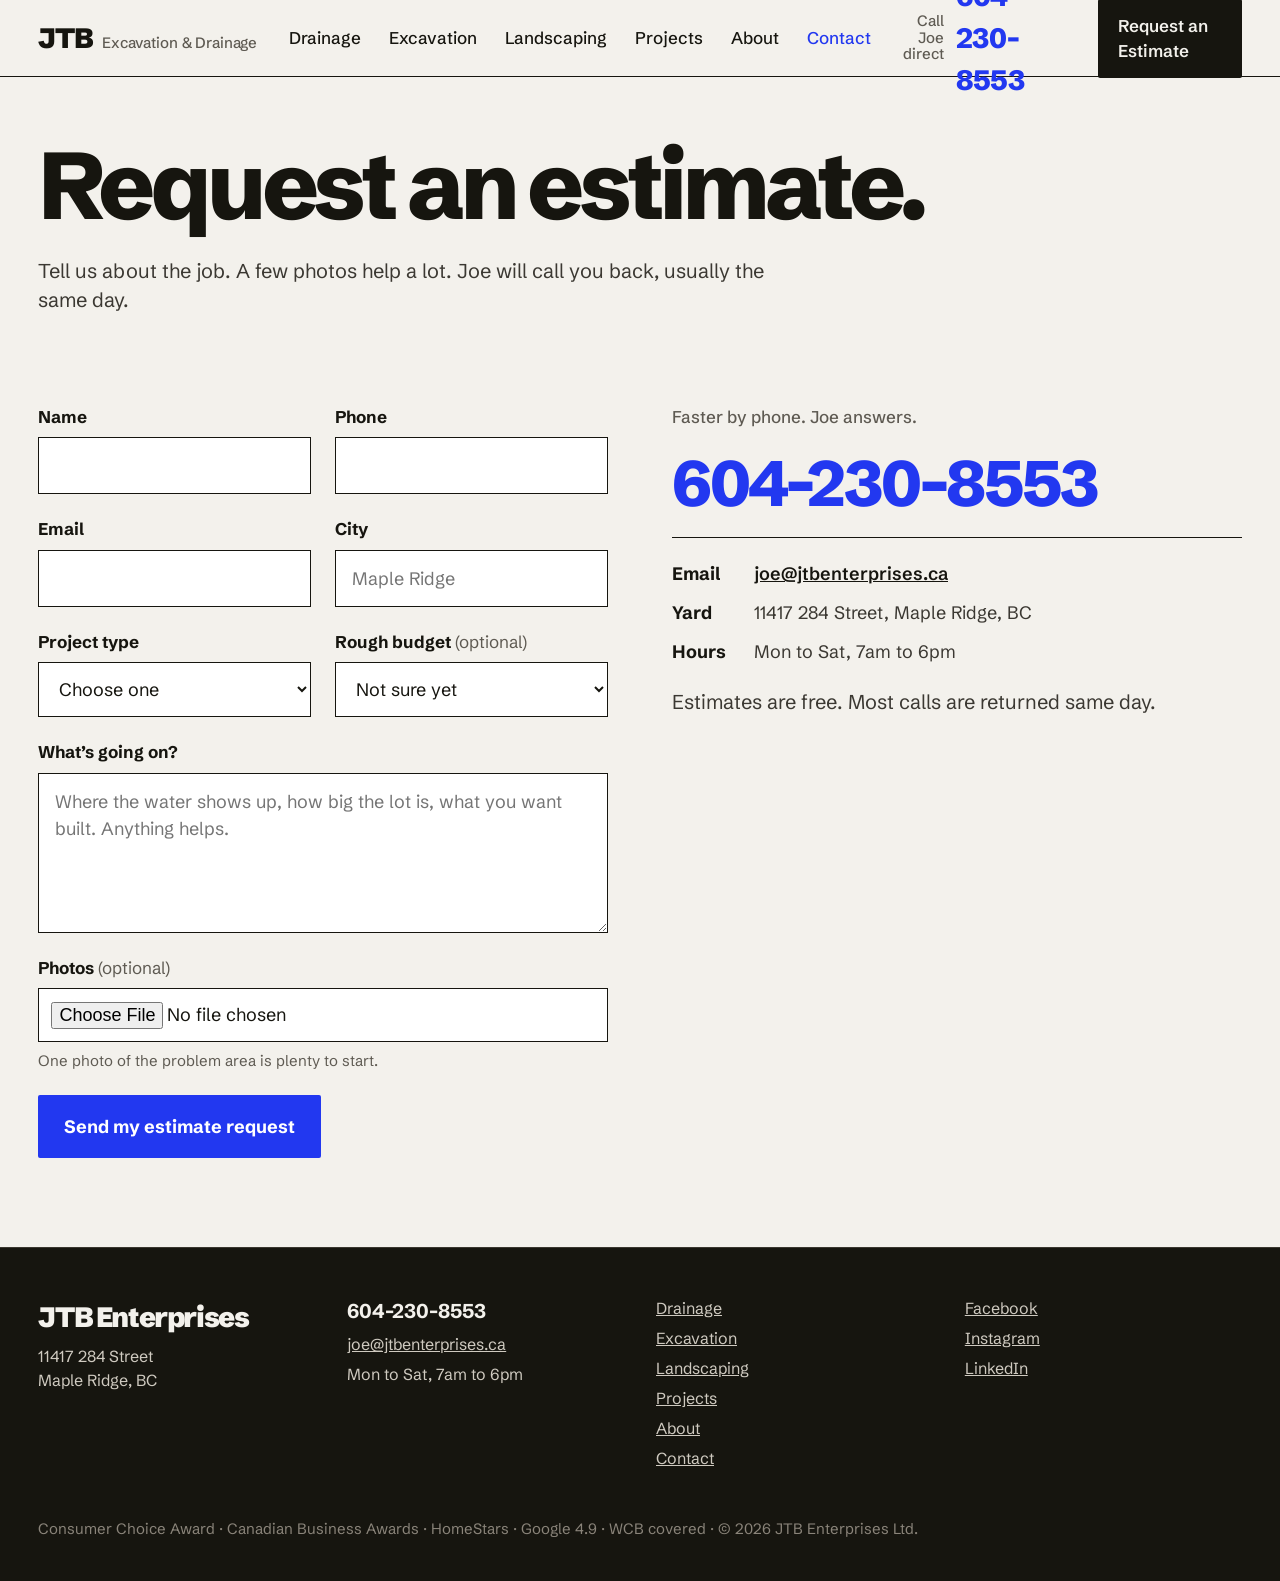
<file: contact.html>
<!DOCTYPE html>
<html lang="en-CA">
<head>
<meta charset="utf-8">
<meta name="viewport" content="width=device-width, initial-scale=1">
<title>Request an Estimate | JTB Enterprises | 604-230-8553</title>
<meta name="description" content="Free estimates for drainage, excavation, clearing, septic and rock walls. Call Joe at 604-230-8553 or send the details here.">
<link rel="icon" href="favicon.svg" type="image/svg+xml">
<link rel="preconnect" href="https://fonts.googleapis.com">
<link rel="preconnect" href="https://fonts.gstatic.com" crossorigin>
<link href="https://fonts.googleapis.com/css2?family=Schibsted+Grotesk:wght@400;500;600;700;800;900&display=swap" rel="stylesheet">
<link rel="stylesheet" href="css/style.css">
<script src="js/main.js" defer></script>
</head>
<body>
<a class="skip-link" href="#main">Skip to content</a>

<!-- ===== HEADER (same on every page) ===== -->
<header class="site-header">
  <div class="wrap header-inner">
    <a class="logo" href="index.html"><span class="logo-mark">JTB</span><span class="logo-sub">Excavation &amp; Drainage</span></a>
    <nav class="main-nav" aria-label="Main">
      <a href="drainage.html">Drainage</a>
      <a href="index.html#excavation">Excavation</a>
      <a href="index.html#landscaping">Landscaping</a>
      <a href="projects.html">Projects</a>
      <a href="about.html">About</a>
      <a href="contact.html" aria-current="page">Contact</a>
    </nav>
    <a class="header-phone" href="tel:+16042308553"><span class="header-phone-label">Call Joe<br>direct</span><span class="header-phone-num">604-230-8553</span></a>
    <a class="btn btn-ink header-cta" href="contact.html">Request an Estimate</a>
    <a class="header-phone-mobile" href="tel:+16042308553">604-230-8553</a>
  </div>
</header>

<main id="main">

<section class="wrap page-hero">
  <h1 class="h1">Request an estimate.</h1>
  <p class="lede">Tell us about the job. A few photos help a lot. Joe will call you back, usually the same day.</p>
</section>

<section class="wrap section">
  <div class="split align-start">

    <!--
      This form is set up for Netlify Forms (the data-netlify attribute).
      If the site is hosted somewhere else, the form needs a different
      service to send the emails. See README.md.
    -->
    <form class="form" name="estimate" method="POST" action="thanks.html" enctype="multipart/form-data" data-netlify="true" netlify-honeypot="company">
      <input type="hidden" name="form-name" value="estimate">
      <p class="hidden-field"><label>Leave this empty: <input name="company"></label></p>

      <div class="field">
        <label for="f-name">Name</label>
        <input id="f-name" name="name" type="text" autocomplete="name" required>
      </div>
      <div class="field">
        <label for="f-phone">Phone</label>
        <input id="f-phone" name="phone" type="tel" autocomplete="tel" required>
      </div>
      <div class="field">
        <label for="f-email">Email</label>
        <input id="f-email" name="email" type="email" autocomplete="email" required>
      </div>
      <div class="field">
        <label for="f-city">City</label>
        <input id="f-city" name="city" type="text" autocomplete="address-level2" placeholder="Maple Ridge">
      </div>

      <div class="field">
        <label for="project-type">Project type</label>
        <select id="project-type" name="project-type" required>
          <option value="">Choose one</option>
          <option data-key="drainage">Drainage / wet basement</option>
          <option data-key="site">Excavation or site prep</option>
          <option data-key="clearing">Land clearing or demolition</option>
          <option data-key="septic">Septic</option>
          <option data-key="walls">Retaining or rock wall</option>
          <option data-key="landscaping">Landscaping</option>
          <option data-key="other">Other</option>
        </select>
      </div>
      <div class="field">
        <label for="f-budget">Rough budget <span class="opt">(optional)</span></label>
        <select id="f-budget" name="budget">
          <option value="">Not sure yet</option>
          <option>Under $5,000</option>
          <option>$5,000 to $15,000</option>
          <option>$15,000 to $30,000</option>
          <option>$30,000 to $60,000</option>
          <option>Over $60,000</option>
        </select>
      </div>

      <div class="field field-full">
        <label for="f-desc">What’s going on?</label>
        <textarea id="f-desc" name="description" placeholder="Where the water shows up, how big the lot is, what you want built. Anything helps." required></textarea>
      </div>

      <div class="field field-full">
        <label for="f-photo">Photos <span class="opt">(optional)</span></label>
        <input id="f-photo" name="photo" type="file" accept="image/*">
        <span class="field-hint">One photo of the problem area is plenty to start.</span>
      </div>

      <div class="field-full">
        <button class="btn btn-blue btn-lg" type="submit">Send my estimate request</button>
      </div>
    </form>

    <aside class="contact-side">
      <p class="intro" style="margin:0">Faster by phone. Joe answers.</p>
      <a class="contact-phone" href="tel:+16042308553">604-230-8553</a>
      <dl class="contact-facts">
        <dt>Email</dt><dd><a class="link-ink" href="mailto:joe@jtbenterprises.ca">joe@jtbenterprises.ca</a></dd>
        <dt>Yard</dt><dd>11417 284 Street, Maple Ridge, BC</dd>
        <dt>Hours</dt><dd>Mon to Sat, 7am to 6pm</dd>
      </dl>
      <p class="lede">Estimates are free. Most calls are returned same day.</p>
    </aside>

  </div>
</section>

</main>

<!-- ===== FOOTER (same on every page) ===== -->
<footer class="site-footer">
  <div class="wrap footer-cols">
    <div><span class="footer-name">JTB Enterprises</span><span>11417 284 Street<br>Maple Ridge, BC</span></div>
    <div><a class="footer-phone" href="tel:+16042308553">604-230-8553</a><a href="mailto:joe@jtbenterprises.ca">joe@jtbenterprises.ca</a><span>Mon to Sat, 7am to 6pm</span></div>
    <div><a href="drainage.html">Drainage</a><a href="index.html#excavation">Excavation</a><a href="index.html#landscaping">Landscaping</a><a href="projects.html">Projects</a><a href="about.html">About</a><a href="contact.html">Contact</a></div>
    <!-- TODO: add the real social media links -->
    <div><a href="#">Facebook</a><a href="#">Instagram</a><a href="#">LinkedIn</a></div>
  </div>
  <div class="wrap footer-legal">Consumer Choice Award · Canadian Business Awards · HomeStars · Google 4.9 · WCB covered · © 2026 JTB Enterprises Ltd.</div>
</footer>

<!-- Mobile only: sticky call / estimate bar -->
<div class="mobile-bar">
  <a class="call" href="tel:+16042308553">Call Joe</a>
  <a class="est" href="contact.html">Request Estimate</a>
</div>

</body>
</html>
</file>
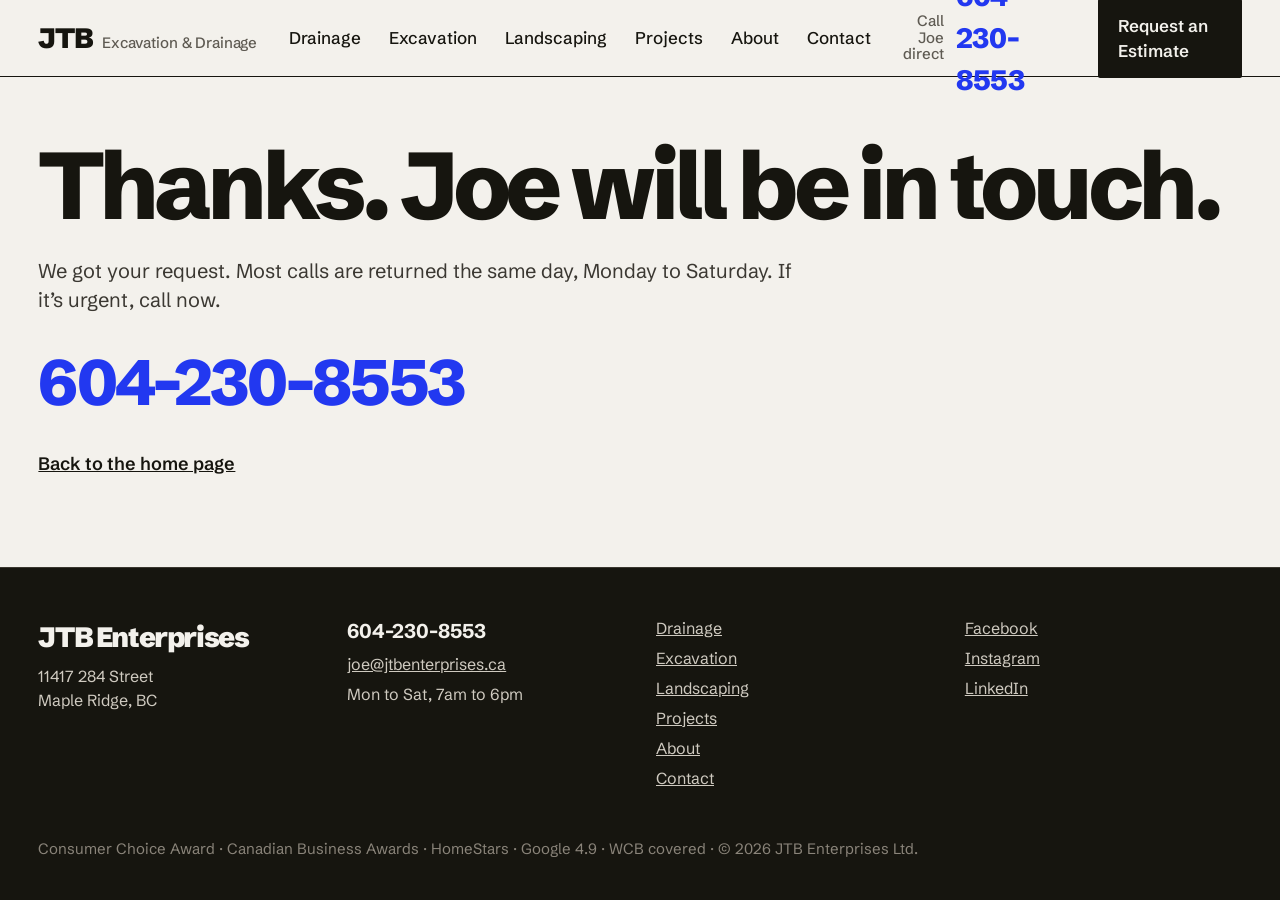
<file: thanks.html>
<!DOCTYPE html>
<html lang="en-CA">
<head>
<meta charset="utf-8">
<meta name="viewport" content="width=device-width, initial-scale=1">
<title>Thanks | JTB Enterprises</title>
<meta name="description" content="Your estimate request was sent.">
<meta name="robots" content="noindex">
<link rel="icon" href="favicon.svg" type="image/svg+xml">
<link rel="preconnect" href="https://fonts.googleapis.com">
<link rel="preconnect" href="https://fonts.gstatic.com" crossorigin>
<link href="https://fonts.googleapis.com/css2?family=Schibsted+Grotesk:wght@400;500;600;700;800;900&display=swap" rel="stylesheet">
<link rel="stylesheet" href="css/style.css">
<script src="js/main.js" defer></script>
</head>
<body>
<a class="skip-link" href="#main">Skip to content</a>

<!-- ===== HEADER (same on every page) ===== -->
<header class="site-header">
  <div class="wrap header-inner">
    <a class="logo" href="index.html"><span class="logo-mark">JTB</span><span class="logo-sub">Excavation &amp; Drainage</span></a>
    <nav class="main-nav" aria-label="Main">
      <a href="drainage.html">Drainage</a>
      <a href="index.html#excavation">Excavation</a>
      <a href="index.html#landscaping">Landscaping</a>
      <a href="projects.html">Projects</a>
      <a href="about.html">About</a>
      <a href="contact.html">Contact</a>
    </nav>
    <a class="header-phone" href="tel:+16042308553"><span class="header-phone-label">Call Joe<br>direct</span><span class="header-phone-num">604-230-8553</span></a>
    <a class="btn btn-ink header-cta" href="contact.html">Request an Estimate</a>
    <a class="header-phone-mobile" href="tel:+16042308553">604-230-8553</a>
  </div>
</header>

<main id="main">

<section class="wrap page-hero section">
  <h1 class="h1">Thanks. Joe will be in touch.</h1>
  <p class="lede">We got your request. Most calls are returned the same day, Monday to Saturday. If it’s urgent, call now.</p>
  <p style="margin-top:36px"><a class="contact-phone" href="tel:+16042308553">604-230-8553</a></p>
  <p style="margin-top:36px"><a class="link-ink" href="index.html">Back to the home page</a></p>
</section>

</main>

<!-- ===== FOOTER (same on every page) ===== -->
<footer class="site-footer">
  <div class="wrap footer-cols">
    <div><span class="footer-name">JTB Enterprises</span><span>11417 284 Street<br>Maple Ridge, BC</span></div>
    <div><a class="footer-phone" href="tel:+16042308553">604-230-8553</a><a href="mailto:joe@jtbenterprises.ca">joe@jtbenterprises.ca</a><span>Mon to Sat, 7am to 6pm</span></div>
    <div><a href="drainage.html">Drainage</a><a href="index.html#excavation">Excavation</a><a href="index.html#landscaping">Landscaping</a><a href="projects.html">Projects</a><a href="about.html">About</a><a href="contact.html">Contact</a></div>
    <!-- TODO: add the real social media links -->
    <div><a href="#">Facebook</a><a href="#">Instagram</a><a href="#">LinkedIn</a></div>
  </div>
  <div class="wrap footer-legal">Consumer Choice Award · Canadian Business Awards · HomeStars · Google 4.9 · WCB covered · © 2026 JTB Enterprises Ltd.</div>
</footer>

<!-- Mobile only: sticky call / estimate bar -->
<div class="mobile-bar">
  <a class="call" href="tel:+16042308553">Call Joe</a>
  <a class="est" href="contact.html">Request Estimate</a>
</div>

</body>
</html>
</file>
<file: css/style.css>
/* =========================================================
   JTB Enterprises — site styles
   Colours, type sizes and spacing come from the design handoff.
   Change a colour once here (in :root) and it updates everywhere.
   ========================================================= */

:root {
  --paper: #F3F1EC;
  --ink: #16150F;
  --blue: #2238F0;
  --blue-light: #8C9BFF;
  --body-2: #3B3832;
  --muted: #5E5A52;
  --muted-2: #8A847A;
  --inactive: #A39D92;
  --rule: #D8D2C6;
  --on-dark: #CFCAC0;
  --on-dark-muted: #A9A397;
  --footer-rule: #3A372F;
  --dark-panel: #2A2823;

  --max: 1520px;
  --side: clamp(16px, 3vw, 40px);
  --section-y: clamp(56px, 7vw, 110px);
  --band-y: clamp(64px, 8vw, 130px);
  --col-gap: clamp(32px, 5vw, 96px);
  --line: 1.5px solid var(--ink);
  --line-light: 1px solid var(--rule);
}

/* ---------- Base ---------- */
*, *::before, *::after { box-sizing: border-box; }
html { scroll-behavior: smooth; }
[id] { scroll-margin-top: 90px; } /* so the sticky header doesn't cover jump-to sections */
body {
  margin: 0;
  font-family: 'Schibsted Grotesk', system-ui, sans-serif;
  font-size: 18px;
  line-height: 1.5;
  color: var(--ink);
  background: var(--paper);
}
img { max-width: 100%; display: block; }
a { color: var(--blue); }
a:hover { color: var(--ink); }
h1, h2, h3 { margin: 0; font-weight: 800; }
p { margin: 0; }
button { font: inherit; }
:focus-visible { outline: 3px solid var(--blue); outline-offset: 2px; }

.wrap { max-width: var(--max); margin: 0 auto; padding-left: var(--side); padding-right: var(--side); }
.section { padding-top: var(--section-y); padding-bottom: var(--section-y); }
.band { padding-top: var(--band-y); padding-bottom: var(--band-y); }
.rule-top { border-top: var(--line); }
.dark { background: var(--ink); color: var(--paper); }
.blue-band { background: var(--blue); color: #fff; }

.skip-link { position: absolute; left: -9999px; top: 0; background: var(--ink); color: var(--paper); padding: 12px 16px; z-index: 100; }
.skip-link:focus { left: 8px; top: 8px; }

/* Two columns that stack on narrow screens */
.split { display: grid; grid-template-columns: repeat(auto-fit, minmax(min(100%, 560px), 1fr)); gap: 40px var(--col-gap); }
.split-520 { display: grid; grid-template-columns: repeat(auto-fit, minmax(min(100%, 520px), 1fr)); gap: 40px var(--col-gap); }
.split-420 { display: grid; grid-template-columns: repeat(auto-fit, minmax(min(100%, 420px), 1fr)); gap: 32px var(--col-gap); }
.align-end { align-items: end; }
.align-start { align-items: start; }

/* ---------- Type ---------- */
.h1 { font-size: clamp(50px, 7.4vw, 128px); line-height: .92; letter-spacing: -.055em; text-wrap: balance; }
.h2 { font-size: clamp(44px, 5.4vw, 88px); line-height: .94; letter-spacing: -.05em; }
.h2-sm { font-size: clamp(38px, 4.4vw, 68px); line-height: .95; letter-spacing: -.05em; }
.h3 { font-weight: 700; font-size: clamp(24px, 2.2vw, 32px); line-height: 1.15; letter-spacing: -.03em; }
.statement { font-weight: 600; font-size: clamp(28px, 3.6vw, 54px); line-height: 1.12; letter-spacing: -.035em; text-wrap: pretty; max-width: 1300px; }
.lede { font-size: 20px; line-height: 1.45; color: var(--body-2); }
.intro { font-size: 17px; font-weight: 500; color: var(--muted); margin-bottom: 20px; }
.blue { color: var(--blue); }
.muted-2 { color: var(--muted-2); }
.body-2 { color: var(--body-2); }

/* Plain text links in a row */
.link-row { display: flex; flex-wrap: wrap; gap: 12px 40px; margin-top: 36px; font-size: 16px; font-weight: 600; }
.link-row a, .link-ink { color: var(--ink); font-weight: 600; }
.link-ink:hover, .link-row a:hover { color: var(--blue); }

/* ---------- Buttons ---------- */
.btn {
  display: inline-block;
  text-decoration: none;
  font-weight: 600;
  font-size: 17px;
  padding: 14px 20px;
  border-radius: 2px;
  border: 0;
  cursor: pointer;
}
.btn-ink { background: var(--ink); color: var(--paper); }
.btn-ink:hover { background: var(--blue); color: #fff; }
.btn-blue { background: var(--blue); color: #fff; }
.btn-blue:hover { background: var(--ink); color: #fff; }
.btn-lg { font-weight: 700; font-size: 18px; padding: 18px 26px; }
.dark .btn-blue:hover { background: #fff; color: var(--ink); }
.btn-outline-light { border: 1.5px solid var(--paper); color: var(--paper); background: none; font-size: 18px; padding: 16.5px 24px; }
.btn-outline-light:hover { background: var(--paper); color: var(--ink); }

/* ---------- Header ---------- */
.site-header { position: sticky; top: 0; z-index: 40; background: var(--paper); border-bottom: var(--line); }
.header-inner { height: 76px; display: flex; align-items: center; gap: 32px; }
.logo { text-decoration: none; color: var(--ink); display: flex; align-items: baseline; gap: 10px; flex-shrink: 0; }
.logo:hover { color: var(--ink); }
.logo-mark { font-weight: 900; font-size: 28px; letter-spacing: -.05em; }
.logo-sub { font-weight: 500; font-size: 15px; color: var(--muted); letter-spacing: -.01em; }
.main-nav { display: flex; gap: 28px; margin-left: auto; font-weight: 500; font-size: 17px; }
.main-nav a { color: var(--ink); text-decoration: none; }
.main-nav a:hover, .main-nav a[aria-current="page"] { color: var(--blue); }
.header-phone { display: flex; align-items: center; gap: 12px; text-decoration: none; color: var(--ink); }
.header-phone-label { font-size: 15px; font-weight: 500; color: var(--muted); line-height: 1.1; text-align: right; }
.header-phone-num { font-weight: 800; font-size: 28px; letter-spacing: -.03em; color: var(--blue); }
.header-phone:hover .header-phone-num { color: var(--ink); }
.header-phone-mobile { display: none; margin-left: auto; font-weight: 800; font-size: 21px; letter-spacing: -.03em; color: var(--blue); text-decoration: none; }

/* ---------- Mobile sticky bar ---------- */
.mobile-bar { display: none; position: fixed; left: 0; right: 0; bottom: 0; z-index: 50; grid-template-columns: 1fr 1fr; border-top: var(--line); }
.mobile-bar a { display: flex; align-items: center; justify-content: center; height: 60px; text-decoration: none; font-weight: 700; font-size: 18px; }
.mobile-bar .call { background: var(--blue); color: #fff; }
.mobile-bar .est { background: var(--ink); color: var(--paper); }

@media (max-width: 1099px) {
  .main-nav, .header-phone, .header-cta { display: none; }
  .header-phone-mobile { display: block; }
  .mobile-bar { display: grid; }
  body { padding-bottom: 60px; }
}
@media (max-width: 420px) {
  .logo-sub { display: none; }
}

/* ---------- Photos ---------- */
/* A photo box keeps its shape while the image loads, and the image fills it. */
.photo { position: relative; background: var(--rule); margin: 0; overflow: hidden; }
.photo > img { position: absolute; inset: 0; width: 100%; height: 100%; object-fit: cover; }
.dark .photo { background: var(--dark-panel); }
.ratio-16-7 { aspect-ratio: 16 / 7; min-height: 340px; width: 100%; }
.ratio-4-3 { aspect-ratio: 4 / 3; }
.ratio-3-2 { aspect-ratio: 3 / 2; }
.ratio-4-5 { aspect-ratio: 4 / 5; }
.photo-placeholder { display: flex; align-items: center; justify-content: center; text-align: center; padding: 24px; color: var(--muted); font-size: 16px; }

/* ---------- Home: hero ---------- */
.hero { padding-top: clamp(36px, 5vw, 72px); }
.hero .split { gap: 32px var(--col-gap); }
.hero-side { display: flex; flex-direction: column; gap: 22px; padding-bottom: 8px; max-width: 560px; }
.hero-photo { margin-top: clamp(32px, 4vw, 56px); }
.hero-photo figcaption { position: absolute; left: 0; bottom: 0; background: var(--paper); padding: 14px 20px 0 0; font-size: 16px; color: var(--body-2); max-width: 520px; }
.hero-photo figcaption strong { color: var(--ink); font-weight: 700; }

/* Job picker box */
.picker { border: var(--line); background: #fff; }
.picker-title { padding: 14px 18px; font-weight: 700; font-size: 17px; border-bottom: var(--line); margin: 0; }
.picker-row { display: flex; justify-content: space-between; align-items: center; gap: 12px; padding: 15px 18px; min-height: 52px; text-decoration: none; color: var(--ink); font-size: 18px; font-weight: 500; border-bottom: var(--line-light); }
.picker-row:hover { background: var(--blue); color: #fff; }
.picker-hint { font-size: 15px; opacity: .7; white-space: nowrap; }
.picker-actions { display: flex; flex-wrap: wrap; }
.picker-actions a { flex: 1 1 200px; padding: 16px 18px; text-decoration: none; font-weight: 700; font-size: 18px; }
.picker-actions .call { background: var(--blue); color: #fff; }
.picker-actions .call:hover { background: var(--ink); color: #fff; }
.picker-actions .est { background: var(--ink); color: var(--paper); }
.picker-actions .est:hover { background: var(--blue); color: #fff; }

/* ---------- Home: water problems (accordion) ---------- */
.problems-photo { min-height: 560px; }
.problems-side { display: flex; flex-direction: column; }
.problems-side .h2 { margin-bottom: 36px; }
.acc-item { border-top: 1.5px solid var(--paper); }
.acc-btn { width: 100%; display: flex; justify-content: space-between; align-items: center; gap: 16px; background: none; border: 0; color: var(--paper); font-weight: 700; font-size: clamp(22px, 2vw, 28px); letter-spacing: -.025em; text-align: left; padding: 22px 0; cursor: pointer; min-height: 56px; }
.acc-sign { font-weight: 400; font-size: 30px; line-height: 1; color: var(--blue-light); }
.acc-panel { padding: 0 0 26px; max-width: 560px; }
.acc-panel p { margin-bottom: 12px; color: var(--on-dark); }
.dark a { color: var(--blue-light); font-weight: 600; }
.dark a:hover { color: #fff; }
.problems-close { margin-top: auto; padding-top: 40px; border-top: 1.5px solid var(--paper); font-weight: 600; font-size: clamp(22px, 2vw, 28px); line-height: 1.25; letter-spacing: -.025em; max-width: 600px; }
.problems-close span { color: var(--blue-light); }

/* ---------- Home: services ---------- */
.svc-btn { display: block; width: 100%; text-align: left; background: none; border: 0; border-top: var(--line); padding: 20px 0 22px; cursor: pointer; color: var(--inactive); }
.svc-btn[aria-selected="true"], .svc-btn:hover { color: var(--ink); }
.svc-name { display: block; font-weight: 800; font-size: clamp(40px, 5.2vw, 84px); line-height: .95; letter-spacing: -.05em; }
.svc-line { display: block; margin-top: 8px; font-size: 17px; font-weight: 500; }
.svc-panels { align-self: stretch; } /* lets the panel stick while you scroll */
.svc-panel { position: sticky; top: 100px; display: flex; flex-direction: column; gap: 22px; }
.svc-panel[hidden] { display: none; }
.svc-list { display: grid; grid-template-columns: repeat(auto-fit, minmax(220px, 1fr)); gap: 6px 28px; margin: 0; padding: 0; list-style: none; }
.svc-list li { padding: 8px 0; border-bottom: var(--line-light); }
.svc-foot { display: flex; flex-wrap: wrap; justify-content: space-between; align-items: center; gap: 12px 24px; }
.guarantee-line { font-weight: 700; color: var(--blue); }

/* ---------- Home: equipment and crew ---------- */
.crew-grid { display: grid; grid-template-columns: repeat(12, minmax(0, 1fr)); gap: 16px; }
.crew-a { grid-column: 1 / span 8; }
.crew-b { grid-column: 9 / span 4; }
.crew-text { grid-column: 1 / -1; margin-top: 24px; }
@media (max-width: 799px) {
  .crew-a, .crew-b { grid-column: 1 / -1; }
}
.facts { margin: 0; display: grid; grid-template-columns: max-content 1fr; gap: 12px 28px; align-content: start; }
.facts dt { font-weight: 700; }
.facts dd { margin: 0; color: var(--body-2); }
@media (max-width: 520px) {
  .facts { grid-template-columns: 1fr; gap: 2px; }
  .facts dd { margin-bottom: 12px; }
}

/* ---------- Projects (home + projects page) ---------- */
.head-row { display: flex; flex-wrap: wrap; justify-content: space-between; align-items: flex-end; gap: 16px 32px; margin-bottom: 36px; }
.ba-grid { display: grid; grid-template-columns: repeat(auto-fit, minmax(min(100%, 420px), 1fr)); gap: 16px; }
.ba-grid figure { margin: 0; display: flex; flex-direction: column; gap: 10px; }
.ba-grid figcaption { font-weight: 700; }
.ba-caption { margin: 14px 0 56px; color: var(--body-2); max-width: 820px; }
.ba-caption strong, .tile-text strong { color: var(--ink); font-weight: 700; }
.tiles { display: grid; grid-template-columns: repeat(auto-fit, minmax(min(100%, 320px), 1fr)); gap: 40px 16px; }
.tile { text-decoration: none; color: var(--ink); display: flex; flex-direction: column; gap: 14px; background: none; border: 0; padding: 0; text-align: left; cursor: pointer; }
.tile:hover { color: var(--ink); }
.tile:hover .tile-text strong { color: var(--blue); }
.tile-text { font-size: 18px; line-height: 1.4; }
.tile[hidden] { display: none; }

/* Filter row on the projects page: plain text buttons, active one is blue + underlined */
.filters { display: flex; flex-wrap: wrap; gap: 8px 28px; margin-bottom: 40px; border-top: var(--line); padding-top: 18px; }
.filter-btn { background: none; border: 0; padding: 6px 0; font-size: 18px; font-weight: 600; color: var(--muted); cursor: pointer; border-bottom: 2px solid transparent; }
.filter-btn:hover { color: var(--ink); }
.filter-btn[aria-pressed="true"] { color: var(--blue); border-bottom-color: var(--blue); }

/* Project case pop-up */
.case-dialog { width: min(1100px, calc(100% - 32px)); max-height: calc(100% - 32px); border: var(--line); border-radius: 0; padding: 0; background: var(--paper); color: var(--ink); }
.case-dialog::backdrop { background: rgba(22, 21, 15, .7); }
.case-dialog-bar { position: sticky; top: 0; display: flex; justify-content: flex-end; background: var(--paper); border-bottom: var(--line); z-index: 1; }
.case-close { width: 56px; height: 56px; border: 0; border-left: var(--line); background: none; font-size: 26px; cursor: pointer; color: var(--ink); }
.case-close:hover { background: var(--ink); color: var(--paper); }
.case-body { padding: clamp(20px, 3vw, 40px); display: flex; flex-direction: column; gap: 28px; }
.case { display: none; }
.case-body .case { display: flex; flex-direction: column; gap: 28px; }

/* ---------- Guarantee band ---------- */
.guarantee-h2 { max-width: 1250px; font-size: clamp(46px, 6.8vw, 116px); line-height: .92; letter-spacing: -.055em; }
.guarantee-cols { display: grid; grid-template-columns: repeat(auto-fit, minmax(min(100%, 380px), 1fr)); gap: 20px 56px; margin-top: 48px; max-width: 1100px; font-size: 20px; line-height: 1.45; }
.blue-band a { color: #fff; }

/* ---------- Reviews ---------- */
.big-score { font-weight: 800; font-size: clamp(64px, 7vw, 120px); line-height: .85; letter-spacing: -.06em; }
.review-left { display: flex; flex-direction: column; gap: 20px; }
.review-nav { display: flex; gap: 8px; align-items: center; }
.square-btn { width: 56px; height: 56px; border: var(--line); background: none; border-radius: 0; font-size: 22px; cursor: pointer; color: var(--ink); }
.square-btn:hover { background: var(--ink); color: var(--paper); }
.review-pos { margin-left: 10px; font-weight: 600; color: var(--muted); }
.review { margin: 0; }
.review[hidden] { display: none; }
.review blockquote { margin: 0; font-weight: 500; font-size: clamp(26px, 2.9vw, 44px); line-height: 1.18; letter-spacing: -.03em; text-wrap: pretty; }
.review figcaption { margin-top: 22px; font-weight: 700; }
.review figcaption span { font-weight: 400; color: var(--muted); }

/* Three reviews side by side (drainage page) */
.review-cols { display: grid; grid-template-columns: repeat(auto-fit, minmax(min(100%, 340px), 1fr)); gap: 40px var(--col-gap); }
.review-cols .review { border-top: var(--line); padding-top: 22px; }
.review-cols blockquote { font-size: clamp(22px, 1.9vw, 28px); line-height: 1.25; }

/* ---------- Service area ---------- */
.area { padding-top: clamp(48px, 6vw, 90px); padding-bottom: clamp(48px, 6vw, 90px); }
.area-list { font-weight: 700; font-size: clamp(30px, 4vw, 64px); line-height: 1.08; letter-spacing: -.045em; text-wrap: pretty; }

/* ---------- CTA band ---------- */
.cta-h2 { font-size: clamp(44px, 5.8vw, 96px); line-height: .93; letter-spacing: -.055em; }
.cta-side { display: flex; flex-direction: column; gap: 18px; }
.cta-phone { font-weight: 800; font-size: clamp(48px, 5.6vw, 92px); line-height: 1; letter-spacing: -.045em; color: var(--blue-light); text-decoration: none; }
.dark a.cta-phone { font-weight: 800; }
.cta-buttons { display: flex; flex-wrap: wrap; gap: 10px; }
.dark .cta-buttons a.btn-blue { color: #fff; font-weight: 700; }
.dark .cta-buttons a.btn-blue:hover { color: var(--ink); }
.dark .cta-buttons a.btn-outline-light { color: var(--paper); }
.dark .cta-buttons a.btn-outline-light:hover { color: var(--ink); }
.cta-note { color: var(--on-dark-muted); font-size: 16px; }

/* ---------- Footer ---------- */
.site-footer { background: var(--ink); color: var(--on-dark); border-top: 1.5px solid var(--footer-rule); }
.footer-cols { padding-top: 48px; padding-bottom: 48px; display: grid; grid-template-columns: repeat(auto-fit, minmax(min(100%, 220px), 1fr)); gap: 32px; font-size: 16px; }
.footer-cols > div { display: flex; flex-direction: column; gap: 6px; }
.footer-name { font-weight: 900; font-size: 28px; letter-spacing: -.05em; color: var(--paper); }
.site-footer a { color: var(--on-dark); }
.site-footer a:hover { color: #fff; }
.site-footer .footer-phone { color: var(--paper); font-weight: 700; font-size: 20px; text-decoration: none; }
.footer-legal { padding-bottom: 40px; font-size: 15px; color: var(--muted-2); }

/* ---------- Inner page hero ---------- */
.page-hero { padding-top: clamp(36px, 5vw, 72px); }
.page-hero .h1 { max-width: 1300px; }
.page-hero .lede { max-width: 760px; margin-top: 28px; }
.page-hero .photo { margin-top: clamp(32px, 4vw, 56px); }

/* Checklist: plain rows with a rule, no icons */
.checklist { list-style: none; margin: 0; padding: 0; }
.checklist li { padding: 16px 0; border-bottom: var(--line-light); font-size: 20px; }
.checklist li:first-child { border-top: var(--line); }

.stack { display: flex; flex-direction: column; gap: 22px; }
.stack-lg { display: flex; flex-direction: column; gap: 36px; }
.prose p + p { margin-top: 1em; }
.prose { max-width: 680px; }

.price { font-weight: 800; font-size: clamp(56px, 7vw, 120px); line-height: .9; letter-spacing: -.055em; }

.gallery { display: grid; grid-template-columns: repeat(auto-fit, minmax(min(100%, 300px), 1fr)); gap: 16px; }

/* ---------- Contact form ---------- */
.form { display: grid; grid-template-columns: repeat(auto-fit, minmax(min(100%, 260px), 1fr)); gap: 22px 24px; }
.field { display: flex; flex-direction: column; gap: 8px; }
.field-full { grid-column: 1 / -1; }
.field label, .field legend { font-weight: 700; font-size: 17px; }
.field .opt { font-weight: 400; color: var(--muted); }
.field input, .field select, .field textarea {
  font: inherit;
  font-size: 18px;
  color: var(--ink);
  background: #fff;
  border: var(--line);
  border-radius: 0;
  padding: 14px 16px;
  min-height: 54px;
  width: 100%;
}
.field textarea { min-height: 160px; resize: vertical; }
.field input:focus, .field select:focus, .field textarea:focus { outline: 3px solid var(--blue); outline-offset: 0; }
.field input[type="file"] { padding: 12px; }
.field-hint { font-size: 15px; color: var(--muted); }
.hidden-field { position: absolute; left: -9999px; }
.contact-side { display: flex; flex-direction: column; gap: 22px; }
.contact-phone { font-weight: 800; font-size: clamp(44px, 5vw, 84px); line-height: 1; letter-spacing: -.045em; color: var(--blue); text-decoration: none; }
.contact-phone:hover { color: var(--ink); }
.contact-facts { margin: 0; display: grid; grid-template-columns: max-content 1fr; gap: 12px 28px; border-top: var(--line); padding-top: 22px; }
.contact-facts dt { font-weight: 700; }
.contact-facts dd { margin: 0; color: var(--body-2); }
</file>
